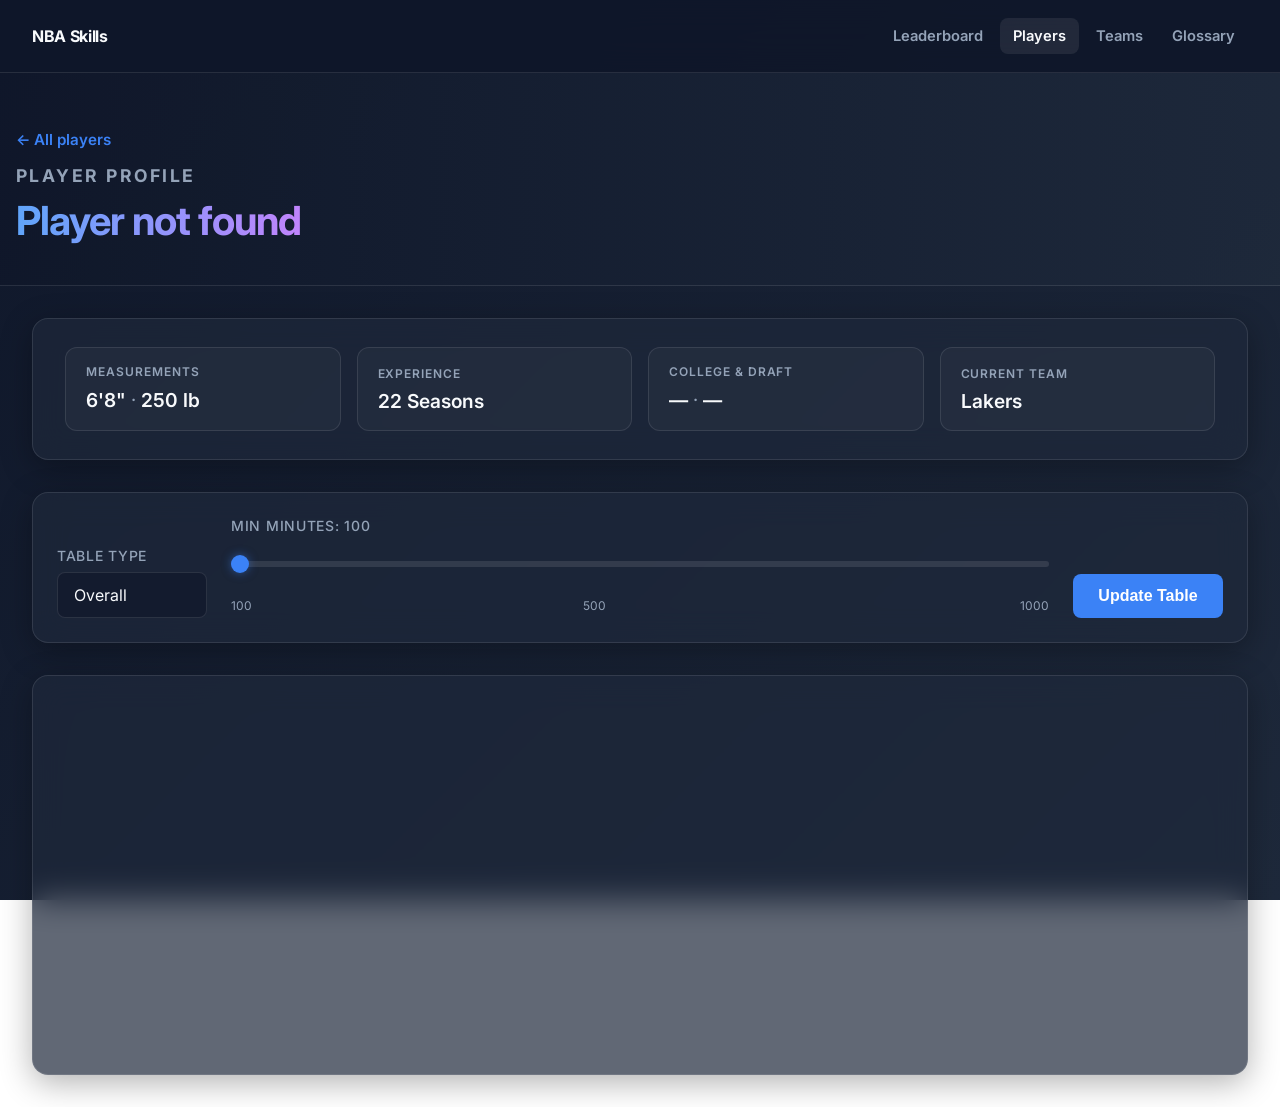
<file: src/frontend/player.html>
<!DOCTYPE html>
<html lang="en">
<head>
    <meta charset="UTF-8">
    <meta name="viewport" content="width=device-width, initial-scale=1.0">
    <title>Player | NBA Skills</title>
    <meta name="description" content="NBA player skill profile and historical performance.">
    <!-- Google Fonts -->
    <link rel="preconnect" href="https://fonts.googleapis.com">
    <link rel="preconnect" href="https://fonts.gstatic.com" crossorigin>
    <link href="https://fonts.googleapis.com/css2?family=Inter:wght@300;400;500;600;700&display=swap" rel="stylesheet">
    <link rel="stylesheet" href="styles.css">
</head>
<body data-page="players">
    <div id="site-header"></div>
    <header class="page-hero profile-hero">
        <div class="header-content">
            <a href="players.html" class="back-link">← All players</a>
            <div class="profile-title-row">
                <img id="player-headshot" class="profile-headshot" alt="" hidden>
                <div>
                    <p class="eyebrow">Player profile</p>
                    <h1 id="player-name">Loading...</h1>
                </div>
            </div>
        </div>
    </header>

    <section class="player-card glass-panel profile-card">
        <div class="player-info-grid">
            <div class="info-item">
                <span class="info-label">Measurements</span>
                <span class="profile-detail"><span id="player-height">6'8"</span> <span class="detail-separator">·</span> <span id="player-weight">250 lb</span></span>
            </div>
            <div class="info-item">
                <span class="info-label">Experience</span>
                <span id="player-exp">22 Seasons</span>
            </div>
            <div class="info-item">
                <span class="info-label">College & Draft</span>
                <span class="profile-detail"><span id="player-college">—</span> <span class="detail-separator">·</span> <span id="player-draft">—</span></span>
            </div>
            <div class="info-item">
                <span class="info-label">Current Team</span>
                <span id="player-team">Lakers</span>
            </div>
        </div>
    </section>

    <main class="app-main">
        <section class="controls glass-panel">
            <div class="control-group">
                <label for="table-type">Table Type</label>
                <select id="table-type">
                    <option value="overall">Overall</option>
                    <option value="skill">Skill</option>
                    <option value="pillar">Pillar</option>
                </select>
            </div>

            <div class="control-group" id="skill-group" style="display: none;">
                <label for="skill-select">Skill</label>
                <select id="skill-select">
                    <option value="Creation">Creation</option>
                    <option value="OffBall">Off-Ball</option>
                    <option value="Defense">Defense</option>
                    <option value="Physicality">Physicality</option>
                </select>
            </div>

            <div class="control-group" id="pillar-group" style="display: none;">
                <label for="pillar-select">Pillar</label>
                <select id="pillar-select">
                    <!-- Populated dynamically via JS based on selected skill -->
                </select>
            </div>

            <div class="control-group slider-group">
                <label for="min-minutes">Min Minutes: <span id="min-minutes-val">100</span></label>
                <div class="slider-container">
                    <input type="range" id="min-minutes" min="100" max="1000" step="50" value="100">
                </div>
                <div class="slider-ticks">
                    <span style="left:0%">100</span>
                    <span style="left:44.4%">500</span>
                    <span style="left:100%">1000</span>
                </div>
            </div>

            <div class="control-group button-group">
                <button id="update-btn" class="primary-btn">Update Table</button>
            </div>
        </section>

        <section class="table-container glass-panel">
            <div id="loading" class="loading-overlay" style="display: none;">
                <div class="spinner"></div>
            </div>
            <div class="table-scroll">
                <table id="player-table">
                    <thead>
                        <tr id="table-head-row">
                            <!-- Populated dynamically via JS -->
                        </tr>
                        <tr id="table-filter-row">
                            <!-- Populated dynamically via JS -->
                        </tr>
                    </thead>
                    <tbody id="table-body">
                        <!-- Populated dynamically via JS -->
                    </tbody>
                </table>
            </div>
            <div id="empty-state" class="empty-state" style="display: none;">
                <p>No data available for the selected filters.</p>
            </div>
        </section>
    </main>

    <script src="js/common.js"></script>
    <script src="js/api.js"></script>
    <script src="js/table.js"></script>
    <script src="js/player.js"></script>
</body>
</html>
</file>
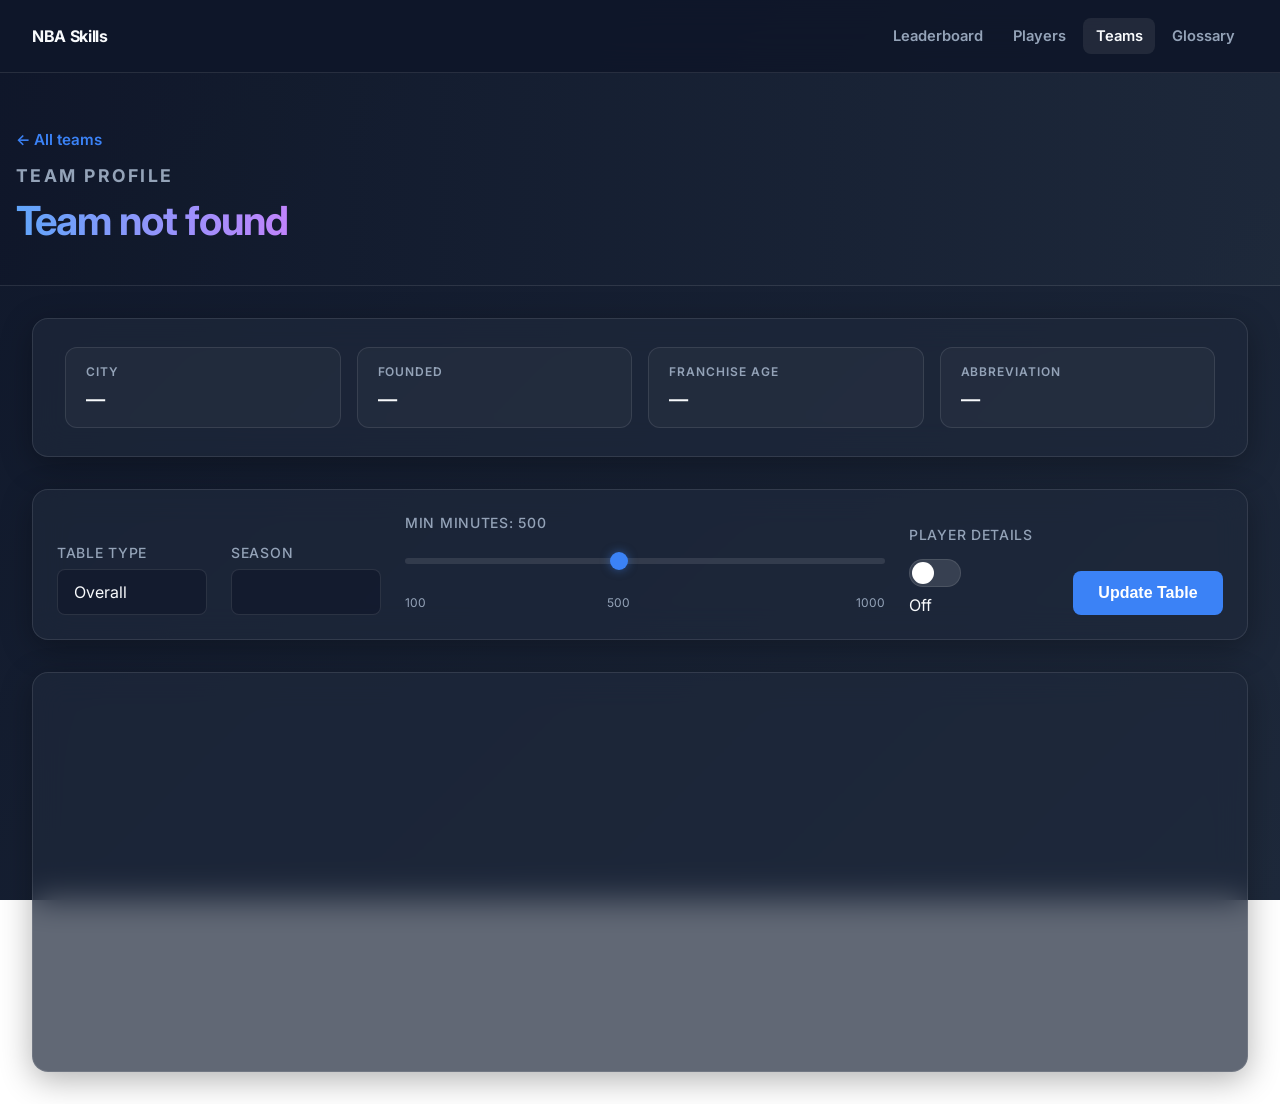
<file: src/frontend/team.html>
<!DOCTYPE html>
<html lang="en">
<head>
    <meta charset="UTF-8">
    <meta name="viewport" content="width=device-width, initial-scale=1.0">
    <title>Team | NBA Skills</title>
    <meta name="description" content="NBA team player skill leaderboard.">
    <!-- Google Fonts -->
    <link rel="preconnect" href="https://fonts.googleapis.com">
    <link rel="preconnect" href="https://fonts.gstatic.com" crossorigin>
    <link href="https://fonts.googleapis.com/css2?family=Inter:wght@300;400;500;600;700&display=swap" rel="stylesheet">
    <link rel="stylesheet" href="styles.css">
</head>
<body data-page="teams">
    <div id="site-header"></div>
    <header class="page-hero profile-hero">
        <div class="header-content">
            <a href="teams.html" class="back-link">← All teams</a>
            <div class="profile-title-row">
                <img id="team-logo" class="profile-logo" alt="" hidden>
                <div>
                    <p class="eyebrow">Team profile</p>
                    <h1 id="team-name">Loading...</h1>
                </div>
            </div>
        </div>
    </header>

    <section class="player-card glass-panel profile-card">
        <div class="player-info-grid team-info-grid">
            <div class="info-item">
                <span class="info-label">City</span>
                <span id="team-city">—</span>
            </div>
            <div class="info-item">
                <span class="info-label">Founded</span>
                <span id="team-founded">—</span>
            </div>
            <div class="info-item">
                <span class="info-label">Franchise age</span>
                <span id="team-age">—</span>
            </div>
            <div class="info-item">
                <span class="info-label">Abbreviation</span>
                <span id="team-abbreviation">—</span>
            </div>
        </div>
    </section>

    <main class="app-main">
        <section class="controls glass-panel">
            <div class="control-group">
                <label for="table-type">Table Type</label>
                <select id="table-type">
                    <option value="overall">Overall</option>
                    <option value="skill">Skill</option>
                    <option value="pillar">Pillar</option>
                </select>
            </div>

            <div class="control-group" id="skill-group" style="display: none;">
                <label for="skill-select">Skill</label>
                <select id="skill-select">
                    <option value="Creation">Creation</option>
                    <option value="OffBall">Off-Ball</option>
                    <option value="Defense">Defense</option>
                    <option value="Physicality">Physicality</option>
                </select>
            </div>

            <div class="control-group" id="pillar-group" style="display: none;">
                <label for="pillar-select">Pillar</label>
                <select id="pillar-select">
                    <!-- Populated dynamically via JS based on selected skill -->
                </select>
            </div>

            <div class="control-group">
                <label for="season-select">Season</label>
                <select id="season-select"></select>
            </div>

            <div class="control-group slider-group">
                <label for="min-minutes">Min Minutes: <span id="min-minutes-val">500</span></label>
                <div class="slider-container">
                    <input type="range" id="min-minutes" min="100" max="1000" step="50" value="500">
                </div>
                <div class="slider-ticks">
                    <span style="left:0%">100</span>
                    <span style="left:44.4%">500</span>
                    <span style="left:100%">1000</span>
                </div>
            </div>

            <div class="control-group toggle-group">
                <label for="extra-info-toggle">Player Details</label>

                <label class="switch">
                    <input type="checkbox" id="extra-info-toggle">
                    <span class="slider"></span>
                </label>

                <span id="extra-info-label">Off</span>
            </div>

            <div class="control-group button-group">
                <button id="update-btn" class="primary-btn">Update Table</button>
            </div>
        </section>

        <section class="table-container glass-panel">
            <div id="loading" class="loading-overlay" style="display: none;">
                <div class="spinner"></div>
            </div>
            <div class="table-scroll">
                <table id="team-table">
                    <thead>
                        <tr id="table-head-row">
                            <!-- Populated dynamically via JS -->
                        </tr>
                        <tr id="table-filter-row">
                            <!-- Populated dynamically via JS -->
                        </tr>
                    </thead>
                    <tbody id="table-body">
                        <!-- Populated dynamically via JS -->
                    </tbody>
                </table>
            </div>
            <div id="empty-state" class="empty-state" style="display: none;">
                <p>No data available for the selected filters.</p>
            </div>
        </section>
    </main>

    <script src="js/common.js"></script>
    <script src="js/api.js"></script>
    <script src="js/table.js"></script>
    <script src="js/team.js"></script>
</body>
</html>
</file>
<file: src/frontend/styles.css>
:root {
    --bg-color-1: #0f172a;
    --bg-color-2: #1e293b;
    --text-primary: #f8fafc;
    --text-secondary: #94a3b8;
    --accent: #3b82f6;
    --accent-hover: #2563eb;
    --border-color: rgba(255, 255, 255, 0.1);
    --glass-bg: rgba(30, 41, 59, 0.7);
    --table-header-bg: rgba(15, 23, 42, 0.8);
    --table-row-hover: rgba(255, 255, 255, 0.05);
}

* {
    box-sizing: border-box;
    margin: 0;
    padding: 0;
}

body {
    font-family: 'Inter', sans-serif;
    background: linear-gradient(135deg, var(--bg-color-1), var(--bg-color-2));
    background-attachment: fixed;
    color: var(--text-primary);
    min-height: 100vh;
    display: flex;
    flex-direction: column;
}

/* Global navigation and page headers */
.site-nav {
    width: min(1400px, 100%);
    min-height: 72px;
    margin: 0 auto;
    padding: 0 2rem;
    display: flex;
    align-items: center;
    justify-content: space-between;
    gap: 1.5rem;
}

#site-header {
    position: sticky;
    top: 0;
    z-index: 100;
    background: rgba(15, 23, 42, 0.9);
    border-bottom: 1px solid var(--border-color);
    backdrop-filter: blur(18px);
    -webkit-backdrop-filter: blur(18px);
}

.brand, .nav-link {
    color: var(--text-primary);
    text-decoration: none;
}

.brand {
    display: inline-flex;
    align-items: center;
    gap: 0.65rem;
    font-weight: 700;
    letter-spacing: -0.02em;
}

.nav-links {
    display: flex;
    gap: 0.25rem;
}

.nav-link {
    padding: 0.55rem 0.8rem;
    border-radius: 8px;
    color: var(--text-secondary);
    font-size: 0.92rem;
    font-weight: 600;
    transition: color 0.15s ease, background-color 0.15s ease;
}

.nav-link:hover, .nav-link.is-active {
    color: var(--text-primary);
    background: rgba(255, 255, 255, 0.08);
}

.page-hero {
    text-align: center;
    padding: 3.5rem 1rem 2.5rem;
    background: linear-gradient(to right, rgba(15, 23, 42, 0.9), rgba(30, 41, 59, 0.9));
    border-bottom: 1px solid var(--border-color);
}

.header-content h1 {
    font-size: 2.5rem;
    font-weight: 700;
    letter-spacing: -0.025em;
    background: linear-gradient(90deg, #60a5fa, #c084fc);
    -webkit-background-clip: text;
    -webkit-text-fill-color: transparent;
    margin-bottom: 0.5rem;
}

.header-content p {
    color: var(--text-secondary);
    font-size: 1.1rem;
}

.eyebrow {
    margin-bottom: 0.65rem;
    color: #93c5fd;
    font-size: 0.75rem;
    font-weight: 700;
    letter-spacing: 0.14em;
    text-transform: uppercase;
}

.profile-hero .header-content {
    width: min(1400px, 100%);
    margin: 0 auto;
    text-align: left;
}

.profile-title-row {
    display: flex;
    align-items: center;
    gap: 1.25rem;
}

.profile-title-row h1 {
    margin-bottom: 0;
}

.profile-headshot, .profile-logo {
    flex: 0 0 auto;
    width: 82px;
    height: 82px;
    object-fit: contain;
    border-radius: 50%;
    background: rgba(255, 255, 255, 0.08);
    border: 1px solid var(--border-color);
}

.profile-headshot {
    object-fit: cover;
    object-position: top;
}

/* Main Layout */
.app-main {
    flex: 1;
    display: flex;
    flex-direction: column;
    padding: 2rem;
    gap: 2rem;
    max-width: 1400px;
    margin: 0 auto;
    width: 100%;
}

.glass-panel {
    background: var(--glass-bg);
    backdrop-filter: blur(16px);
    -webkit-backdrop-filter: blur(16px);
    border: 1px solid var(--border-color);
    border-radius: 16px;
    box-shadow: 0 8px 32px 0 rgba(0, 0, 0, 0.3);
}

/* Controls Section */
.controls {
    display: flex;
    flex-wrap: wrap;
    gap: 1.5rem;
    padding: 1.5rem;
    align-items: flex-end;
}

.control-group {
    display: flex;
    flex-direction: column;
    gap: 0.5rem;
    min-width: 150px;
}

.control-group label {
    font-size: 0.875rem;
    font-weight: 500;
    color: var(--text-secondary);
    text-transform: uppercase;
    letter-spacing: 0.05em;
}

.control-group select {
    appearance: none;
    background-color: rgba(15, 23, 42, 0.6);
    color: var(--text-primary);
    border: 1px solid var(--border-color);
    padding: 0.75rem 1rem;
    border-radius: 8px;
    font-family: inherit;
    font-size: 1rem;
    outline: none;
    transition: all 0.2s ease;
    cursor: pointer;
}

.control-group select:hover, .control-group select:focus {
    border-color: var(--accent);
    background-color: rgba(15, 23, 42, 0.8);
}

.slider-group {
    flex-grow: 1;
    min-width: 250px;
}

.slider-container {
    display: flex;
    align-items: center;
    height: 44px; /* Match select height */
}

.slider-wrapper {
    position: relative;
}

.slider-ticks {
    position: relative;
    height: 20px;
    margin-top: 4px;
}

.slider-ticks span {
    position: absolute;
    transform: translateX(-50%);
    font-size: 0.75rem;
    color: var(--text-secondary);
}

.slider-ticks span:first-child {
    transform: translateX(0);
}

.slider-ticks span:last-child {
    transform: translateX(-100%);
}

input[type="range"] {
    -webkit-appearance: none;
    width: 100%;
    height: 6px;
    background: rgba(255, 255, 255, 0.1);
    border-radius: 3px;
    outline: none;
}

input[type="range"]::-webkit-slider-thumb {
    -webkit-appearance: none;
    width: 18px;
    height: 18px;
    border-radius: 50%;
    background: var(--accent);
    cursor: pointer;
    transition: transform 0.1s;
    box-shadow: 0 0 10px rgba(59, 130, 246, 0.5);
}

input[type="range"]::-webkit-slider-thumb:hover {
    transform: scale(1.2);
}

.button-group {
    display: flex;
    justify-content: flex-end;
}

.primary-btn {
    background: var(--accent);
    color: white;
    border: none;
    padding: 0.75rem 1.5rem;
    border-radius: 8px;
    font-size: 1rem;
    font-weight: 600;
    cursor: pointer;
    transition: background 0.2s, transform 0.1s;
    height: 44px;
}

.primary-btn:hover {
    background: var(--accent-hover);
    transform: translateY(-1px);
}

.primary-btn:active {
    transform: translateY(1px);
}

.toggle-group {
    display: flex;
    flex-direction: column;
    justify-content: center;
    min-width: 140px;
}

.switch {
    position: relative;
    display: inline-block;
    width: 52px;
    height: 28px;
    margin-top: 0.5rem;
}

.switch input {
    opacity: 0;
    width: 0;
    height: 0;
}

.switch .slider {
    position: absolute;
    inset: 0;

    background-color: rgba(255,255,255,0.12);
    border: 1px solid var(--border-color);

    border-radius: 999px;

    cursor: pointer;
    transition: 0.25s;
}

.switch .slider::before {
    content: "";

    position: absolute;

    width: 22px;
    height: 22px;

    left: 2px;
    top: 2px;

    background: white;
    border-radius: 50%;

    transition: 0.25s;
}

.switch input:checked + .slider {
    background: var(--accent);
}

.switch input:checked + .slider::before {
    transform: translateX(24px);
}

/* Table Section */
.table-container {
    position: relative;
    overflow: hidden;
    display: flex;
    flex-direction: column;
    min-height: 400px; /* Space for empty/loading state */
}

.table-scroll {
    overflow-x: auto;
    overflow-y: auto;
    max-height: 70vh;
}

table {
    width: 100%;
    border-collapse: collapse;
    text-align: right;
    white-space: nowrap;
}

th, td {
    padding: 1rem;
    border-bottom: 1px solid var(--border-color);
}

th {
    background-color: var(--table-header-bg);
    color: var(--text-secondary);
    font-size: 0.875rem;
    font-weight: 600;
    text-transform: uppercase;
    letter-spacing: 0.05em;
    position: sticky;
    top: 0;
    z-index: 10;
    cursor: pointer;
    user-select: none;
    transition: color 0.2s;
}

th {
    position: sticky;
}

th[data-tooltip]::after {
    content: attr(data-tooltip);

    position: absolute;
    left: 50%;
    top: calc(100% + 8px);
    transform: translateX(-50%);

    background: rgba(15, 15, 15, 0.97);
    color: #fff;

    padding: 0.5rem 0.75rem;
    border-radius: 6px;

    font-size: 14px;
    font-weight: 400;
    text-transform: none;
    letter-spacing: normal;

    width: max-content;
    max-width: 220px;
    white-space: normal;

    opacity: 0;
    visibility: hidden;
    transition: opacity 0.15s ease, visibility 0.15s ease;

    z-index: 9999;

    pointer-events: none;

    box-shadow: 0 6px 18px rgba(0,0,0,0.25);
}

th[data-tooltip]::before {
    content: "";

    position: absolute;
    left: 50%;
    top: calc(100% + 2px);
    transform: translateX(-50%);

    border-width: 6px;
    border-style: solid;
    border-color: transparent transparent rgba(20,20,20,0.95) transparent;

    opacity: 0;
    visibility: hidden;
    transition: opacity 0.15s ease, visibility 0.15s ease;

    z-index: 9999;

    pointer-events: none;
}

th[data-tooltip]:hover::after,
th[data-tooltip]:hover::before {
    opacity: 1;
    visibility: visible;
}

th:hover {
    color: var(--text-primary);
}

th[data-tooltip]:not([data-tooltip=""]) {
    cursor: help;
    text-decoration: underline dotted;
    text-underline-offset: 3px;
}

th .sort-icon {
    display: inline-block;
    margin-left: 4px;
    font-size: 0.8em;
    opacity: 0.5;
}

th.sorted-asc .sort-icon,
th.sorted-desc .sort-icon {
    opacity: 1;
    color: var(--accent);
}

.player-link {
    color: inherit;
    text-decoration: none;
    font-weight: 500;
    transition: color 0.15s ease;
}

.player-link:visited {
    color: inherit;
}

.player-link:hover {
    color: var(--accent);
}

.player-link:active {
    color: var(--accent);
}

.identity-link {
    display: inline-flex;
    align-items: center;
    gap: 0.55rem;
}

.table-headshot, .table-team-logo {
    width: 28px;
    height: 28px;
    object-fit: contain;
    flex: 0 0 auto;
}

.table-headshot {
    border-radius: 50%;
    object-fit: cover;
    object-position: top;
    background: rgba(255, 255, 255, 0.06);
}

/* Filter row */
#table-filter-row th {
    background-color: var(--table-header-bg);
    padding: 0.5rem 1rem;
    border-bottom: 1px solid var(--border-color);
    cursor: default;
}

/* Filter inputs */
#table-filter-row input {
    width: 100%;

    padding: 0.45rem 0.65rem;

    background-color: rgba(255,255,255,0.06);
    border: 1px solid rgba(255,255,255,0.12);
    border-radius: 6px;

    color: var(--text-primary);
    font-size: 0.85rem;

    outline: none;
    transition: all 0.15s ease;
}

/* Placeholder text */
#table-filter-row input::placeholder {
    color: var(--text-secondary);
}

/* Focus state */
#table-filter-row input:focus {
    border-color: var(--accent);
    box-shadow: 0 0 0 2px rgba(100, 150, 255, 0.15);
    background-color: rgba(255,255,255,0.08);
}

#table-filter-row th {
    position: sticky;
    top: 52px; /* adjust to actual header height */
    z-index: 9;
}

tbody tr {
    transition: background-color 0.2s;
}

tbody tr:hover {
    background-color: var(--table-row-hover);
}

/* Text alignment for specific columns */
th:nth-child(1), td:nth-child(1), /* Name */
th:nth-child(2), td:nth-child(2)  /* Team */ {
    text-align: left;
    position: sticky;
    left: 0;
    background-color: var(--table-header-bg);
    z-index: 5;
}

tbody td:nth-child(1), tbody td:nth-child(2) {
    background-color: rgba(15, 23, 42, 0.95); /* Opaque for sticky */
    font-weight: 500;
}

/* Value Cell Styling */
.val-cell {
    position: relative;
    font-weight: 600;
    border-radius: 4px;
    color: #fff;
    text-shadow: 0 1px 2px rgba(0,0,0,0.8);
    transition: filter 0.2s;
}

.val-cell:hover {
    filter: brightness(1.2);
}

.val-raw {
    display: block;
    font-size: 1rem;
}

.val-pct {
    display: block;
    font-size: 0.75rem;
    color: rgba(255, 255, 255, 0.7);
    margin-top: 2px;
}

/* States */
.loading-overlay {
    position: absolute;
    top: 0; left: 0; right: 0; bottom: 0;
    background: rgba(15, 23, 42, 0.7);
    display: flex;
    justify-content: center;
    align-items: center;
    z-index: 20;
    backdrop-filter: blur(4px);
}

.spinner {
    width: 40px;
    height: 40px;
    border: 4px solid rgba(255, 255, 255, 0.1);
    border-left-color: var(--accent);
    border-radius: 50%;
    animation: spin 1s linear infinite;
}

@keyframes spin {
    0% { transform: rotate(0deg); }
    100% { transform: rotate(360deg); }
}

.empty-state {
    position: absolute;
    top: 50%;
    left: 50%;
    transform: translate(-50%, -50%);
    color: var(--text-secondary);
    font-size: 1.1rem;
    text-align: center;
}

/* Scrollbar */
::-webkit-scrollbar {
    width: 10px;
    height: 10px;
}
::-webkit-scrollbar-track {
    background: rgba(15, 23, 42, 0.5);
    border-radius: 5px;
}
::-webkit-scrollbar-thumb {
    background: rgba(148, 163, 184, 0.3);
    border-radius: 5px;
}
::-webkit-scrollbar-thumb:hover {
    background: rgba(148, 163, 184, 0.5);
}


/* Player Info Card */

.player-card {
    width: min(1400px, calc(100% - 4rem));
    padding: 1.75rem 2rem;
    margin: 2rem auto 0;
}

.player-info-grid {
    display: grid;
    grid-template-columns: repeat(4, minmax(140px, 1fr));
    gap: 1rem;
}

.info-item {
    display: flex;
    flex-direction: column;
    justify-content: center;

    padding: 1rem 1.25rem;

    background: rgba(255,255,255,0.03);
    border: 1px solid var(--border-color);
    border-radius: 12px;

    transition: transform 0.15s ease,
                border-color 0.15s ease,
                background-color 0.15s ease;
}

.info-item:hover {
    transform: translateY(-2px);
    border-color: var(--accent);
    background: rgba(255,255,255,0.05);
}

.info-label {
    color: var(--text-secondary);

    font-size: 0.75rem;
    font-weight: 600;

    text-transform: uppercase;
    letter-spacing: 0.08em;

    margin-bottom: 0.45rem;
}

.info-item span:last-child {
    color: var(--text-primary);

    font-size: 1.2rem;
    font-weight: 600;
}

.profile-detail {
    line-height: 1.45;
}

.detail-separator {
    color: var(--text-secondary);
    font-weight: 400;
}

@media (max-width: 900px) {
    .player-info-grid {
        grid-template-columns: repeat(2, 1fr);
    }
}

@media (max-width: 550px) {
    .player-info-grid {
        grid-template-columns: 1fr;
    }
}



.back-link {
    display: inline-flex;
    align-items: center;
    gap: 0.35rem;

    margin-bottom: 1rem;

    color: var(--accent);
    text-decoration: none;

    font-size: 0.95rem;
    font-weight: 600;

    transition: color 0.15s ease,
                transform 0.15s ease;

    align-self: flex-start;
}

.back-link:hover {
    color: var(--text-primary);
    transform: translateX(-2px);
}

.back-link:visited {
    color: var(--accent);
}

/* Player and team directories */
.directory-hero {
    padding-bottom: 2rem;
}

.directory-main {
    width: min(1400px, 100%);
    margin: 0 auto;
    padding: 2rem;
}

.directory-toolbar {
    display: flex;
    justify-content: center;
    margin-bottom: 1rem;
}

.directory-season {
    min-width: 180px;
}

.directory-search {
    width: min(620px, 100%);
    display: flex;
    align-items: center;
    gap: 0.75rem;
    margin: 0 auto;
    padding: 0.7rem 1rem;
    color: var(--text-secondary);
}

.directory-search input {
    width: 100%;
    border: 0;
    outline: none;
    background: transparent;
    color: var(--text-primary);
    font: inherit;
    font-size: 1rem;
}

.directory-search input::placeholder {
    color: var(--text-secondary);
}

.directory-count, .directory-empty {
    margin: 1.35rem 0 1rem;
    color: var(--text-secondary);
    font-size: 0.9rem;
}

.directory-grid {
    display: grid;
    grid-template-columns: repeat(auto-fill, minmax(240px, 1fr));
    gap: 1rem;
}

.directory-card {
    min-height: 110px;
    display: flex;
    align-items: center;
    gap: 1rem;
    padding: 1rem;
    color: var(--text-primary);
    text-decoration: none;
    transition: transform 0.16s ease, border-color 0.16s ease, background-color 0.16s ease;
}

.directory-card:hover {
    transform: translateY(-3px);
    border-color: var(--accent);
    background: rgba(44, 62, 91, 0.88);
}

.directory-card h2 {
    margin-bottom: 0.35rem;
    font-size: 1rem;
    line-height: 1.3;
}

.directory-card p {
    color: var(--text-secondary);
    font-size: 0.82rem;
    line-height: 1.35;
}

.directory-headshot, .directory-team-logo {
    width: 64px;
    height: 64px;
    flex: 0 0 auto;
    object-fit: contain;
}

.directory-headshot {
    border-radius: 50%;
    object-fit: cover;
    object-position: top;
    background: rgba(255, 255, 255, 0.07);
}

/* Glossary */
.glossary-main {
    width: min(1400px, 100%);
    margin: 0 auto;
    padding: 2rem;
}

.glossary-section {
    margin-bottom: 2.5rem;
}

.glossary-section.glass-panel {
    padding: 1.5rem;
}

.section-heading {
    display: flex;
    align-items: end;
    justify-content: space-between;
    gap: 1.5rem;
    margin-bottom: 1rem;
}

.section-heading h2 {
    font-size: 1.55rem;
    letter-spacing: -0.025em;
}

.methodology-steps {
    display: grid;
    grid-template-columns: repeat(3, minmax(0, 1fr));
    gap: 1rem;
}

.methodology-step {
    display: flex;
    gap: 0.85rem;
    padding: 0.95rem;
    border-radius: 10px;
    background: rgba(255, 255, 255, 0.035);
}

.step-number {
    flex: 0 0 auto;
    color: #93c5fd;
    font-size: 0.75rem;
    font-weight: 700;
    letter-spacing: 0.06em;
}

.methodology-step h3, .glossary-card h3, .skill-glossary h3 {
    margin-bottom: 0.35rem;
    font-size: 1rem;
    text-transform: capitalize;
}

.methodology-step p, .glossary-card p, .skill-glossary > p, .pillar-detail > p {
    color: var(--text-secondary);
    font-size: 0.87rem;
    line-height: 1.5;
}

.glossary-grid {
    display: grid;
    grid-template-columns: repeat(auto-fill, minmax(255px, 1fr));
    gap: 1rem;
}

.glossary-card {
    padding: 1.15rem;
}

.weight-list {
    display: grid;
    gap: 0.45rem;
    margin-top: 1rem;
    list-style: none;
}

.weight-list li {
    display: flex;
    justify-content: space-between;
    gap: 1rem;
    color: var(--text-secondary);
    font-size: 0.82rem;
}

.weight-list strong {
    color: #bfdbfe;
    font-weight: 600;
}

.skill-glossary-list {
    display: grid;
    grid-template-columns: repeat(2, minmax(0, 1fr));
    gap: 1rem;
}

.skill-glossary {
    padding: 1.25rem;
}

.pillar-list {
    display: grid;
    gap: 0.55rem;
    margin-top: 1rem;
}

.pillar-detail {
    padding: 0.8rem 0.9rem;
    border: 1px solid var(--border-color);
    border-radius: 9px;
    background: rgba(15, 23, 42, 0.35);
}

.pillar-detail summary {
    display: flex;
    justify-content: space-between;
    gap: 0.75rem;
    cursor: pointer;
    font-size: 0.9rem;
    font-weight: 600;
}

.pillar-detail summary small {
    color: #93c5fd;
    font-size: 0.75rem;
    font-weight: 500;
}

.pillar-detail > p {
    margin-top: 0.75rem;
}

.metric-list {
    border-top: 1px solid var(--border-color);
    padding-top: 0.7rem;
}

.glossary-search {
    width: min(290px, 100%);
    display: flex;
    align-items: center;
    gap: 0.55rem;
    padding: 0.55rem 0.7rem;
    background: rgba(15, 23, 42, 0.55);
    border: 1px solid var(--border-color);
    border-radius: 8px;
    color: var(--text-secondary);
}

.glossary-search input {
    width: 100%;
    border: 0;
    outline: 0;
    background: transparent;
    color: var(--text-primary);
    font: inherit;
    font-size: 0.88rem;
}

.stat-key {
    display: inline-block;
    margin-bottom: 0.75rem;
    color: #93c5fd;
    font-family: ui-monospace, SFMono-Regular, Menlo, monospace;
    font-size: 0.75rem;
}

.formula {
    display: block;
    margin-top: 0.9rem;
    padding: 0.6rem 0.7rem;
    overflow-x: auto;
    border: 1px solid rgba(147, 197, 253, 0.16);
    border-radius: 6px;
    color: #bfdbfe;
    background: rgba(15, 23, 42, 0.72);
    font-family: ui-monospace, SFMono-Regular, Menlo, monospace;
    font-size: 0.76rem;
    white-space: nowrap;
}

@media (max-width: 650px) {
    .site-nav {
        min-height: 64px;
        padding: 0 1rem;
    }

    .nav-link {
        padding: 0.5rem 0.55rem;
        font-size: 0.84rem;
    }

    .page-hero {
        padding: 2.25rem 1rem 1.75rem;
    }

    .header-content h1 {
        font-size: 2rem;
    }

    .app-main, .directory-main, .glossary-main {
        padding: 1rem;
    }

    .player-card {
        width: calc(100% - 2rem);
        padding: 1rem;
        margin-top: 1rem;
    }

    .profile-headshot, .profile-logo {
        width: 58px;
        height: 58px;
    }

    .directory-grid {
        grid-template-columns: 1fr;
    }

    .section-heading {
        align-items: flex-start;
        flex-direction: column;
    }

    .glossary-search {
        width: 100%;
    }

    .methodology-steps, .skill-glossary-list {
        grid-template-columns: 1fr;
    }
}
</file>
